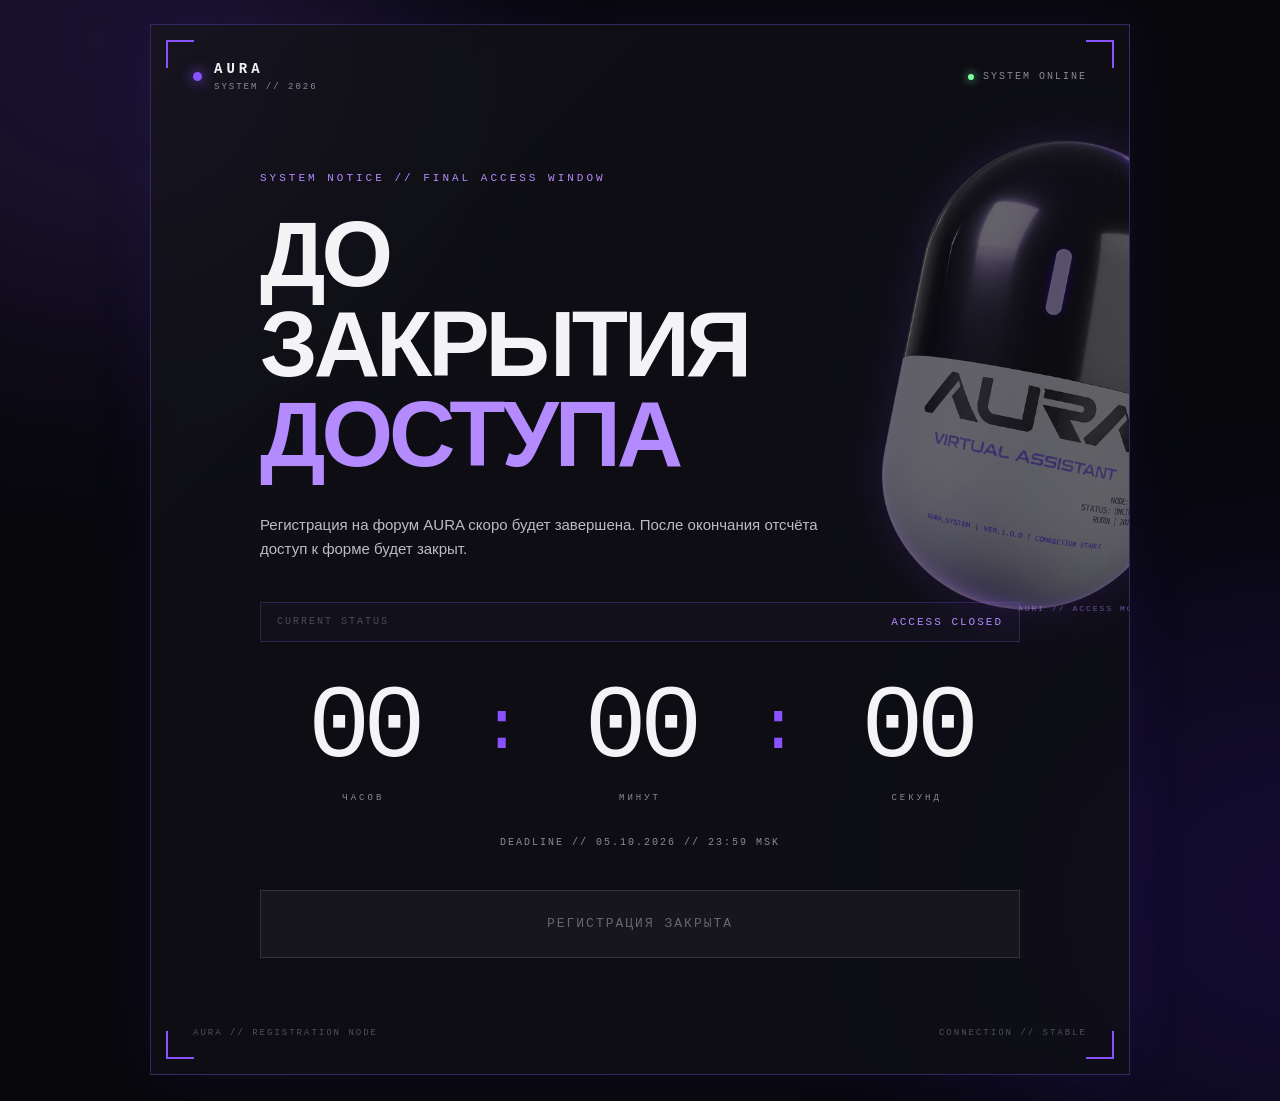
<file: countdown/index.html>
<!DOCTYPE html>
<html lang="ru">

<head>
  <meta charset="UTF-8">

  <meta
    name="viewport"
    content="width=device-width, initial-scale=1.0, viewport-fit=cover"
  >

  <meta
    name="theme-color"
    content="#08080c"
  >

  <title>AURA // FINAL ACCESS</title>

  <link rel="stylesheet" href="style.css">
</head>


<body>

  <div class="noise"></div>
  <div class="grid"></div>

  <div class="glow glow-one"></div>
  <div class="glow glow-two"></div>


  <main class="interface">


    <!-- ВЕРХНЯЯ ПАНЕЛЬ -->

    <header class="topbar">

      <div class="brand">

        <span class="brand-dot"></span>

        <div>
          <strong>AURA</strong>
          <small>SYSTEM // 2026</small>
        </div>

      </div>


      <div class="system-state">

        <span class="online-dot"></span>

        SYSTEM ONLINE

      </div>

    </header>



    <!-- ОСНОВНОЙ КОНТЕНТ -->

    <section class="hero">


      <div class="eyebrow">
        SYSTEM NOTICE // FINAL ACCESS WINDOW
      </div>

      
      <div class="auri-wrap" aria-hidden="true">

  <img
    src="../auri.png"
    alt=""
    class="auri-image"
  >

  <div class="auri-caption">
    AURI // ACCESS MONITORING
  </div>

</div>

      
      <h1>
        ДО<br>
        ЗАКРЫТИЯ
        <span>ДОСТУПА</span>
      </h1>


      <p class="description">

        Регистрация на форум AURA скоро будет завершена.
        После окончания отсчёта доступ к форме будет закрыт.

      </p>



      <!-- СТАТУС -->

      <div class="status-row">

        <span class="status-label">
          CURRENT STATUS
        </span>

        <span
          class="status"
          id="status"
        >
          ACTIVE
        </span>

      </div>



      <!-- ТАЙМЕР -->

      <div class="timer">


        <div class="time-block">

          <span
            class="number"
            id="hours"
          >
            00
          </span>

          <small>
            ЧАСОВ
          </small>

        </div>



        <span class="separator">
          :
        </span>



        <div class="time-block">

          <span
            class="number"
            id="minutes"
          >
            00
          </span>

          <small>
            МИНУТ
          </small>

        </div>



        <span class="separator">
          :
        </span>



        <div class="time-block">

          <span
            class="number"
            id="seconds"
          >
            00
          </span>

          <small>
            СЕКУНД
          </small>

        </div>


      </div>



      <div class="deadline">

        DEADLINE // 05.10.2026 // 23:59 MSK

      </div>



      <!-- КНОПКА РЕГИСТРАЦИИ -->

      <a
        href="https://forms.yandex.ru/cloud/6aa4274e90fa7b6d13660f66"
        target="_blank"
        rel="noopener noreferrer"
        class="access-button"
        id="registrationButton"
      >

        <span class="button-text">
          ПОДАТЬ ЗАЯВКУ
        </span>

        <span class="arrow">
          ↗
        </span>

      </a>


    </section>



    <!-- НИЖНЯЯ ПАНЕЛЬ -->

    <footer class="footer">

      <span>
        AURA // REGISTRATION NODE
      </span>

      <span>
        CONNECTION // STABLE
      </span>

    </footer>



    <!-- HUD УГОЛКИ -->

    <div class="corner corner-tl"></div>
    <div class="corner corner-tr"></div>
    <div class="corner corner-bl"></div>
    <div class="corner corner-br"></div>


  </main>


  <script src="countdown.js"></script>

</body>

</html>
</file>
<file: countdown/style.css>
:root {

  --bg: #08080c;

  --panel:
    rgba(16, 16, 23, 0.78);

  --white:
    #f4f4f6;

  --grey:
    #8b8b98;

  --dark-grey:
    #4b4b56;

  --violet:
    #8a52ff;

  --violet-light:
    #b48aff;

  --violet-dark:
    #5121b8;

  --border:
    rgba(141, 92, 255, 0.32);

}


/* =========================
   RESET
========================= */


* {
  box-sizing: border-box;
}


html,
body {

  margin: 0;

  width: 100%;
  min-height: 100%;

  background: var(--bg);

  color: var(--white);

  font-family:
    Arial,
    Helvetica,
    sans-serif;

}


body {

  min-height: 100vh;

  display: flex;

  align-items: center;
  justify-content: center;

  overflow-x: hidden;

  padding: 24px;

  position: relative;

}


/* =========================
   BACKGROUND
========================= */


.grid {

  position: fixed;

  inset: 0;

  pointer-events: none;

  opacity: 0.15;

  background-image:

    linear-gradient(
      rgba(255,255,255,0.035) 1px,
      transparent 1px
    ),

    linear-gradient(
      90deg,
      rgba(255,255,255,0.035) 1px,
      transparent 1px
    );

  background-size:
    48px 48px;

}


.noise {

  position: fixed;

  inset: 0;

  pointer-events: none;

  opacity: 0.035;

  background-image:

    repeating-radial-gradient(

      circle at 0 0,

      transparent 0,

      rgba(255,255,255,0.12) 1px,

      transparent 2px

    );

  background-size:
    5px 5px;

}


.glow {

  position: fixed;

  width: 600px;
  height: 600px;

  border-radius: 50%;

  filter:
    blur(130px);

  opacity: 0.15;

  pointer-events: none;

}


.glow-one {

  top: -260px;
  left: -200px;

  background:
    var(--violet);

}


.glow-two {

  right: -300px;
  bottom: -300px;

  background:
    #5426ff;

}


/* =========================
   MAIN INTERFACE
========================= */


.interface {

  width:
    min(100%, 980px);

  min-height:
    720px;

  position: relative;

  display: flex;

  flex-direction: column;

  justify-content:
    space-between;

  padding:
    36px 42px;

  background:

    linear-gradient(
      135deg,
      rgba(255,255,255,0.018),
      transparent 35%
    ),

    var(--panel);

  border:
    1px solid var(--border);

  backdrop-filter:
    blur(14px);

  box-shadow:

    0 0 60px
    rgba(104, 62, 255, 0.08);

  overflow:
    hidden;

}


/* =========================
   TOPBAR
========================= */


.topbar {

  display: flex;

  align-items: center;

  justify-content:
    space-between;

  gap: 20px;

  font-family:
    monospace;

  position: relative;

  z-index: 3;

}


.brand {

  display: flex;

  align-items: center;

  gap: 12px;

}


.brand-dot {

  width: 9px;
  height: 9px;

  border-radius:
    50%;

  background:
    var(--violet);

  box-shadow:

    0 0 14px
    var(--violet);

}


.brand strong {

  display: block;

  letter-spacing:
    4px;

  font-size:
    14px;

}


.brand small {

  display: block;

  margin-top:
    5px;

  color:
    var(--grey);

  font-size:
    9px;

  letter-spacing:
    2px;

}


.system-state {

  font-size:
    10px;

  letter-spacing:
    2px;

  color:
    var(--grey);

  display: flex;

  align-items: center;

  gap: 9px;

}


.online-dot {

  width: 6px;
  height: 6px;

  border-radius:
    50%;

  background:
    #7dff9d;

  box-shadow:

    0 0 10px
    #7dff9d;

}


/* =========================
   HERO
========================= */


.hero {

  width: 100%;

  max-width:
    760px;

  margin:
    80px auto 70px;

  position: relative;

}


.eyebrow {

  font-family:
    monospace;

  color:
    var(--violet-light);

  letter-spacing:
    3px;

  font-size:
    11px;

  margin-bottom:
    25px;

  position: relative;

  z-index: 2;

}


/* =========================
   AURI
========================= */


.auri-wrap {

  position:
    absolute;

  top:
    -35px;

  right:
    -190px;

  width:
    330px;

  z-index:
    1;

  pointer-events:
    none;

  text-align:
    right;

}


.auri-image {

  display:
    block;

  width:
    100%;

  height:
    auto;

  opacity:
    0.38;

  filter:

    drop-shadow(
      0 0 18px
      rgba(138, 82, 255, 0.28)
    )

    drop-shadow(
      0 0 45px
      rgba(138, 82, 255, 0.14)
    );

  animation:
    auriFloat 5s ease-in-out infinite;

}


.auri-caption {

  margin-top:
    -8px;

  margin-right:
    22px;

  font-family:
    monospace;

  font-size:
    8px;

  letter-spacing:
    2px;

  color:
    rgba(180, 138, 255, 0.55);

}


@keyframes auriFloat {

  0%,
  100% {

    transform:
      translateY(0);

  }

  50% {

    transform:
      translateY(-8px);

  }

}


/* =========================
   BIG TITLE
========================= */


h1 {

  margin: 0;

  font-size:

    clamp(
      52px,
      8vw,
      92px
    );

  line-height:
    0.98;

  letter-spacing:
    -4px;

  font-weight:
    700;

  position:
    relative;

  z-index:
    2;

}


h1 span {

  display: block;

  color:
    var(--violet-light);

}


.description {

  max-width:
    560px;

  margin-top:
    34px;

  margin-bottom:
    42px;

  color:
    #bcbcc5;

  line-height:
    1.55;

  font-size:
    15px;

  position:
    relative;

  z-index:
    2;

}


/* =========================
   STATUS
========================= */


.status-row {

  width: 100%;

  padding:
    13px 16px;

  border:

    1px solid
    rgba(141, 92, 255, 0.22);

  display: flex;

  justify-content:
    space-between;

  align-items:
    center;

  font-family:
    monospace;

  margin-bottom:
    34px;

  background:

    rgba(
      141,
      92,
      255,
      0.035
    );

  position:
    relative;

  z-index:
    2;

}


.status-label {

  color:
    var(--dark-grey);

  font-size:
    10px;

  letter-spacing:
    2px;

}


.status {

  color:
    var(--violet-light);

  letter-spacing:
    2px;

  font-size:
    11px;

}


/* =========================
   TIMER
========================= */


.timer {

  display: grid;

  grid-template-columns:

    1fr
    auto
    1fr
    auto
    1fr;

  align-items:
    center;

  width:
    100%;

  gap:
    14px;

  position:
    relative;

  z-index:
    2;

}


.time-block {

  text-align:
    center;

  min-width:
    0;

}


.number {

  display:
    block;

  font-family:
    "Courier New",
    monospace;

  font-size:

    clamp(
      50px,
      10vw,
      104px
    );

  line-height:
    1;

  letter-spacing:
    -7px;

  font-variant-numeric:
    tabular-nums;

}


.time-block small {

  display:
    block;

  margin-top:
    13px;

  font-family:
    monospace;

  font-size:
    9px;

  letter-spacing:
    3px;

  color:
    var(--grey);

}


.separator {

  color:
    var(--violet);

  font-family:
    monospace;

  font-size:

    clamp(
      40px,
      7vw,
      70px
    );

  margin-bottom:
    20px;

  animation:
    blink 1s infinite;

}


@keyframes blink {

  0%,
  100% {
    opacity:
      1;
  }

  50% {
    opacity:
      0.25;
  }

}


.deadline {

  margin-top:
    34px;

  font-family:
    monospace;

  color:
    var(--grey);

  letter-spacing:
    2px;

  font-size:
    10px;

  text-align:
    center;

  position:
    relative;

  z-index:
    2;

}


/* =========================
   BUTTON
========================= */


.access-button {

  width:
    100%;

  margin-top:
    42px;

  min-height:
    68px;

  padding:
    0 55px;

  display:
    flex;

  align-items:
    center;

  justify-content:
    center;

  position:
    relative;

  text-decoration:
    none;

  color:
    white;

  border:

    1px solid
    rgba(
      177,
      128,
      255,
      0.6
    );

  background:

    linear-gradient(
      90deg,
      #5121b8,
      #7e3cff
    );

  font-family:
    monospace;

  font-size:
    13px;

  letter-spacing:
    2px;

  transition:

    transform 0.2s ease,

    box-shadow 0.2s ease,

    background 0.2s ease;

  z-index:
    2;

}


.button-text {

  text-align:
    center;

}


.arrow {

  position:
    absolute;

  right:
    22px;

  top:
    50%;

  transform:
    translateY(-50%);

  font-size:
    23px;

}


.access-button:hover {

  transform:
    translateY(-2px);

  box-shadow:

    0 12px 35px
    rgba(
      119,
      65,
      255,
      0.25
    );

}


.access-button.closed {

  background:
    #16161c;

  border-color:
    #30303a;

  color:
    #666672;

  pointer-events:
    none;

}


/* =========================
   FOOTER
========================= */


.footer {

  display:
    flex;

  justify-content:
    space-between;

  gap:
    20px;

  font-family:
    monospace;

  color:
    #50505a;

  font-size:
    9px;

  letter-spacing:
    2px;

  position:
    relative;

  z-index:
    3;

}


/* =========================
   HUD CORNERS
========================= */


.corner {

  position:
    absolute;

  width:
    28px;

  height:
    28px;

  pointer-events:
    none;

}


.corner-tl {

  top:
    15px;

  left:
    15px;

  border-top:

    2px solid
    var(--violet);

  border-left:

    2px solid
    var(--violet);

}


.corner-tr {

  top:
    15px;

  right:
    15px;

  border-top:

    2px solid
    var(--violet);

  border-right:

    2px solid
    var(--violet);

}


.corner-bl {

  bottom:
    15px;

  left:
    15px;

  border-bottom:

    2px solid
    var(--violet);

  border-left:

    2px solid
    var(--violet);

}


.corner-br {

  bottom:
    15px;

  right:
    15px;

  border-bottom:

    2px solid
    var(--violet);

  border-right:

    2px solid
    var(--violet);

}


/* =========================
   MOBILE
========================= */


@media
(max-width: 650px) {


  body {

    padding:
      0;

  }


  .interface {

    width:
      100%;

    min-height:
      100vh;

    border:
      none;

    padding:

      calc(
        52px +
        env(safe-area-inset-top)
      )

      28px

      calc(
        54px +
        env(safe-area-inset-bottom)
      );

  }


  .topbar {

    padding:
      0 6px;

  }


  .system-state {

    display:
      none;

  }


  .hero {

    margin:

      72px auto
      55px;

  }


  .eyebrow {

    line-height:
      1.5;

  }


  h1 {

    font-size:

      clamp(
        45px,
        15vw,
        70px
      );

    line-height:
      0.98;

    letter-spacing:
      -3px;

  }


  .description {

    font-size:
      14px;

    margin-top:
      32px;

  }


  .auri-wrap {

    top:
      60px;

    right:
      -85px;

    width:
      205px;

  }


  .auri-image {

    opacity:
      0.18;

  }


  .auri-caption {

    display:
      none;

  }


  .timer {

    gap:
      5px;

  }


  .number {

    font-size:

      clamp(
        43px,
        15vw,
        65px
      );

    letter-spacing:
      -4px;

  }


  .separator {

    font-size:
      38px;

  }


  .access-button {

    min-height:
      70px;

    padding:
      0 55px;

  }


  .arrow {

    right:
      20px;

  }


  .footer {

    flex-direction:
      column;

    gap:
      7px;

    padding:
      0 6px;

    margin-top:
      42px;

  }


  .corner {

    width:
      22px;

    height:
      22px;

  }


  .corner-tl {

    top:
      14px;

    left:
      14px;

  }


  .corner-tr {

    top:
      14px;

    right:
      14px;

  }


  .corner-bl {

    bottom:
      14px;

    left:
      14px;

  }


  .corner-br {

    bottom:
      14px;

    right:
      14px;

  }

}


/* =========================
   SMALL PHONES
========================= */


@media
(max-width: 390px) {


  .interface {

    padding-left:
      22px;

    padding-right:
      22px;

  }


  .timer {

    gap:
      2px;

  }


  .time-block small {

    letter-spacing:
      2px;

  }


  .deadline {

    letter-spacing:
      1.4px;

  }

}
</file>
